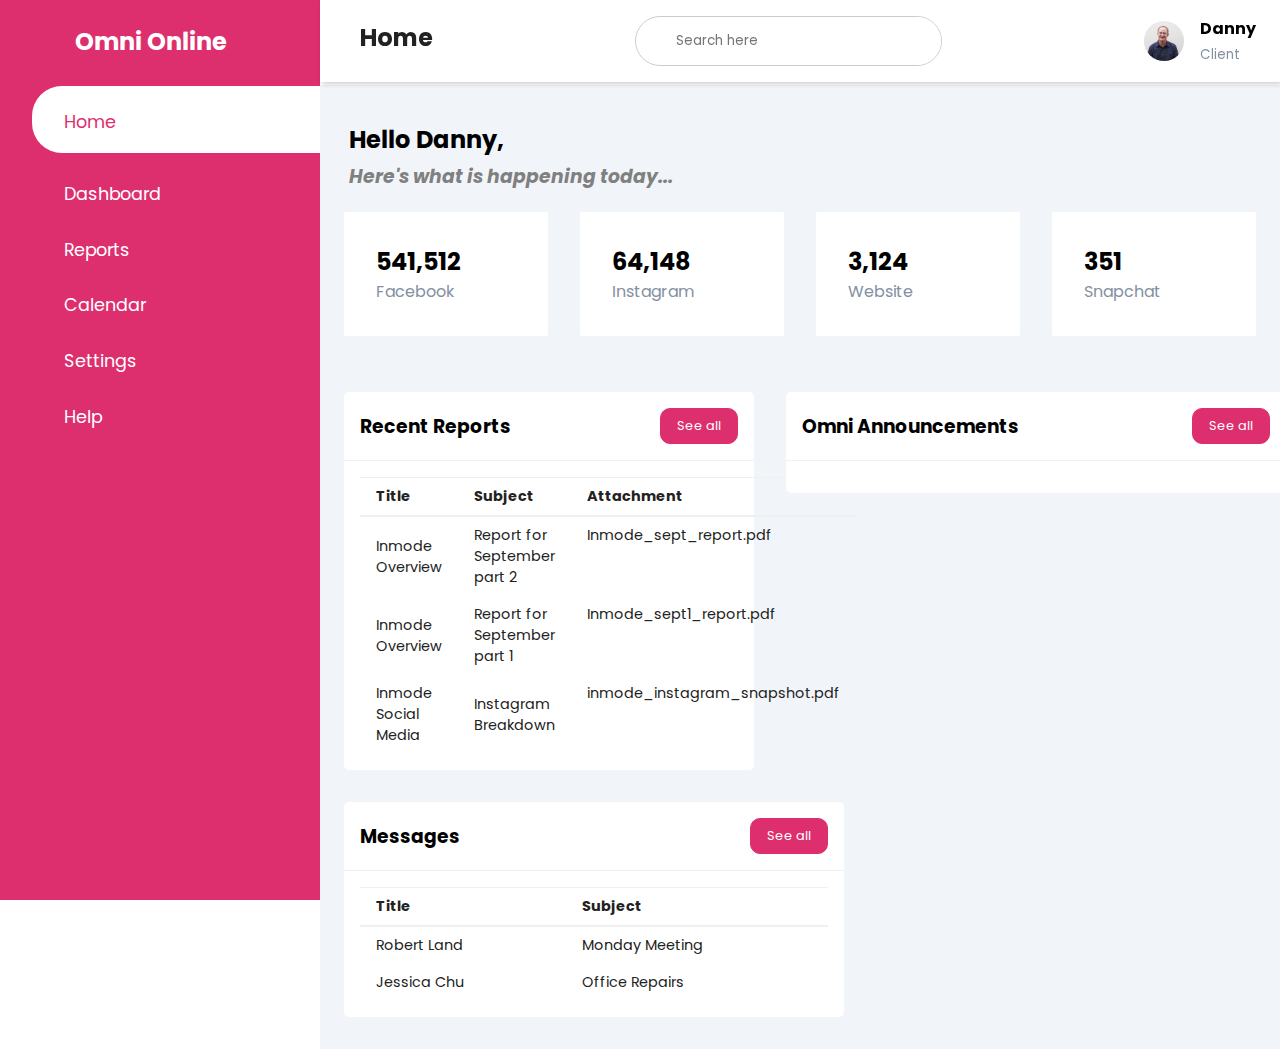
<file: index.html>
<!doctype html>
<head>
    <meta charset="UTF-8">
    <meta name="viewport" content="width=device-width,initial-scale=1,maximum-scale=1">
    <title>Home | Omni Online</title>
    <link rel="stylesheet" href="https://maxst.icons8.com/vue-static/landings/line-awesome/line-awesome/1.3.0/css/line-awesome.min.css">
    <link rel="stylesheet" href="style.css">
</head>
<body>

    <input type="checkbox" id="nav-toggle">
    <div class="sidebar">
        <div class="sidebar-brand">
            <h2><span>Omni Online</span></h2>
        </div>

        <div class="sidebar-menu"> 
            <ul>
                <li>
                    <a href="" class="active"><span class="las la-home"></span><span>Home</span></a>
                </li>
                <li>
                    <a href=""><span class="las la-chalkboard"></span><span>Dashboard</span></a>
                </li>
                <li>
                    <a href="reports.html"><span class="las la-clipboard-list"></span><span>Reports</span></a>
                </li>
                <li>
                    <a href=""><span class="las la-calendar"></span><span>Calendar</span></a>
                </li>
                <li>
                    <a href=""><span class="las la-cog"></span><span>Settings</span></a>
                </li>
                <li>
                    <a href=""><span class="las la-question-circle"></span><span>Help</span></a>
                </li>
            </ul>
        </div>
    </div>

    <div class="main-content">
        <header>
            <h2>
                <label for="nav-toggle">
                    <span class="las la-bars"></span>
                </label>

                Home
            </h2>

            <div class="search-wrapper">
                <span class="las la-search"></span>
                <input type="search" placeholder="Search here" />
            </div>

            <div class="user-wrapper">
                <img src="images/Omni-Online-Danny.jpg" width="40px" height="40px" alt="">
                <div>
                    <h4>Danny</h4>
                    <small>Client</small>
                </div>
            </div>
        </header>

        <main>
            <div class="greeting">
                <h2>Hello Danny,</h2>
                <h3>Here's what is happening today...</h3>
            </div>
            <div class="cards">
                <div class="card-single">
                    <div>
                        <h2>541,512</h2>
                        <span>Facebook</span>
                    </div>
                    <div>
                        <span class="lab la-facebook"></span>
                    </div>
                </div>
                <div class="card-single">
                    <div>
                        <h2>64,148</h2>
                        <span>Instagram</span>
                    </div>
                    <div>
                        <span class="lab la-instagram"></span>
                    </div>
                </div>
                <div class="card-single">
                    <div>
                        <h2>3,124</h2>
                        <span>Website</span>
                    </div>
                    <div>
                        <span class="las la-globe"></span>
                    </div>
                </div>
                <div class="card-single">
                    <div>
                        <h2>351</h2>
                        <span>Snapchat</span>
                    </div>
                    <div>
                        <span class="lab la-snapchat"></span>
                    </div>
                </div>
            </div>

            <div class="recent-grid">
                <div class="reports">
                    <div class="card">
                        <div class="card-header">
                            <h3>Recent Reports</h3>
    
                            <button>See all <span class="las la-arrow-right"></span></button>
                        </div>
                        
                        <div class="card-body">
                            <table width="100%">
                                <thead>
                                    <tr>
                                        <td>Title </td>
                                        <td>Subject</td>
                                        <td>Attachment</td>
                                    </tr>
                                </thead>
                                <tbody>
                                    <tr>
                                        <td>Inmode Overview</td>
                                        <td>Report for September part 2</td>
                                        <td>Inmode_sept_report.pdf</td>
                                    </tr>
                                    <tr>
                                        <td>Inmode Overview</td>
                                        <td>Report for September part 1</td>
                                        <td>Inmode_sept1_report.pdf</td>
                                    </tr>
                                    <tr>
                                        <td>Inmode Social Media</td>
                                        <td>Instagram Breakdown</td>
                                        <td>inmode_instagram_snapshot.pdf</td>
                                    </tr>
                                </tbody>
                            </table>
                        </div>
                    </div>
                </div>

                <div class="announcements">
                    <div class="card">
                        <div class="card-header">
                            <h3>Omni Announcements</h3>
                            
                            <button>See all <span class="las la-arrow-right"></span></button>
                        </div>
                        <div class="card-body">
                            <div class="announcement">
                                
                            </div>
                        </div>
                    </div>
                </div>

                <div class="inbox-compact">
                    <div class="card">
                        <div class="card-header">
                            <h3>Messages</h3>
                            
                            <button>See all <span class="las la-arrow-right"></span></button>
                        </div>
                        <div class="card-body">
                            <table width="100%">
                                <thead>
                                    <tr>
                                        <td>Title </td>
                                        <td>Subject</td>
                                    </tr>
                                </thead>
                                <tbody>
                                    <tr>
                                        <td>Robert Land</td>
                                        <td>Monday Meeting</td>
                                    </tr>
                                    <tr>
                                        <td>Jessica Chu</td>
                                        <td>Office Repairs</td>
                                    </tr>
                                </tbody>
                            </table>
                        </div>
                    </div>
                </div>

            </div>
        </main>
    </div>
</body>
</file>
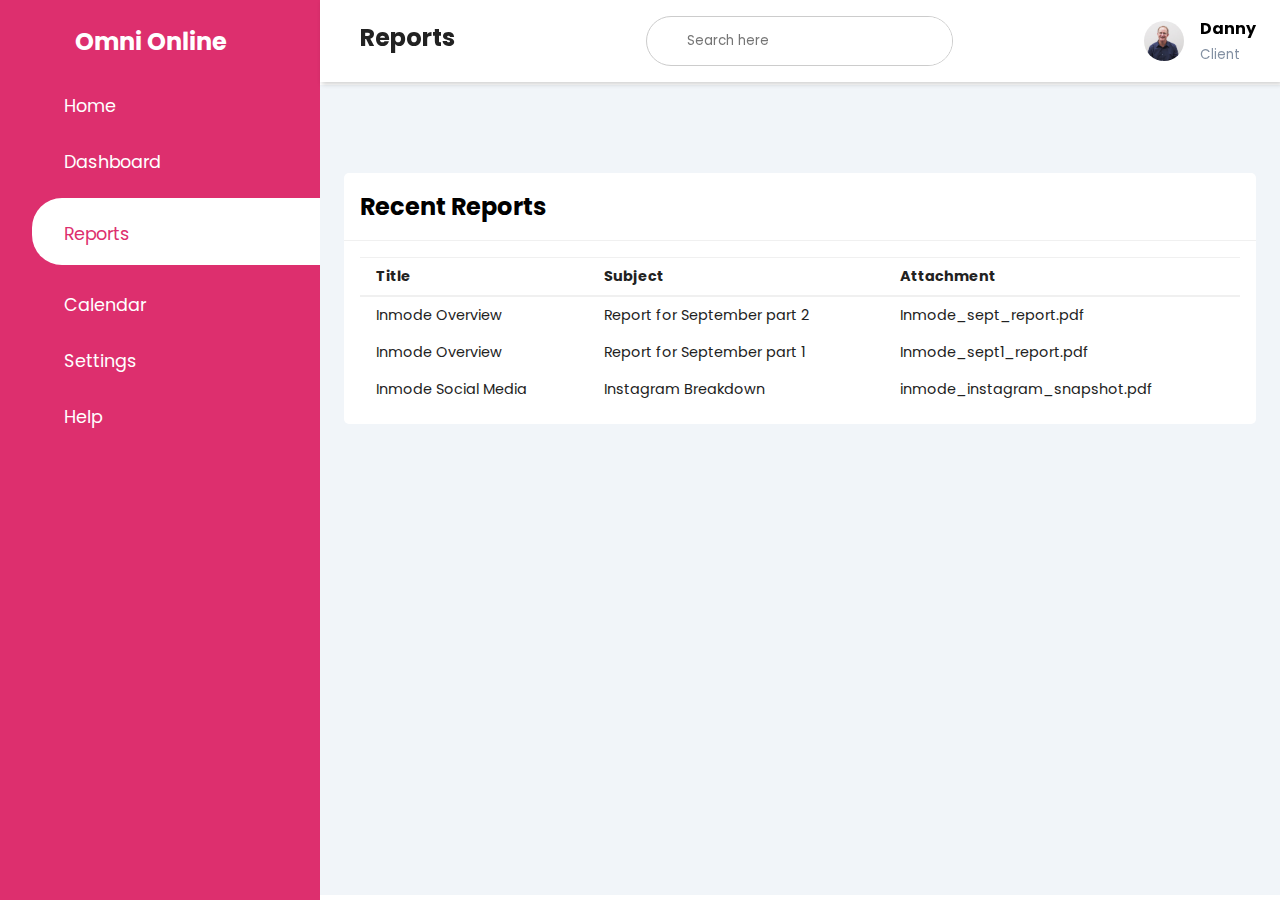
<file: reports.html>
<!doctype html>
<head>
    <title>Reports | Omni Online</title>
    <link rel="stylesheet" href="https://maxst.icons8.com/vue-static/landings/line-awesome/line-awesome/1.3.0/css/line-awesome.min.css">
    <link rel="stylesheet" href="style.css">
</head>
<body>

    <div class="sidebar">
        <div class="sidebar-brand">
            <h2><span>Omni Online</span></h2>
        </div>

        <div class="sidebar-menu"> 
            <ul>
                <li>
                    <a href="index.html"><span class="las la-home"></span>Home<span></span></a>
                </li>
                <li>
                    <a href=""><span class="las la-chalkboard"></span>Dashboard<span></span></a>
                </li>
                <li>
                    <a href="" class="active"><span class="las la-clipboard-list"></span>Reports<span></span></a>
                </li>
                <li>
                    <a href=""><span class="las la-calendar"></span>Calendar<span></span></a>
                </li>
                <li>
                    <a href=""><span class="las la-cog"></span>Settings<span></span></a>
                </li>
                <li>
                    <a href=""><span class="las la-question-circle"></span>Help<span></span></a>
                </li>
            </ul>
        </div>
    </div>

    <div class="main-content">
        <header>
            <h2>
                <label for="">
                    <span class="las la-bars"></span>
                </label>

                Reports
            </h2>

            <div class="search-wrapper">
                <span class="las la-search"></span>
                <input type="search" placeholder="Search here" />
            </div>

            <div class="user-wrapper">
                <img src="images/Omni-Online-Danny.jpg" width="40px" height="40px" alt="">
                <div>
                    <h4>Danny</h4>
                    <small>Client</small>
                </div>
            </div>
        </header>

        <main>
            <div class="report-grid">
                <div class="reports">
                    <div class="card">
                        <div class="card-header">
                            <h2>Recent Reports</h2>
                        </div>
                        
                        <div class="card-body">
                            <table width="100%">
                                <thead>
                                    <tr>
                                        <td>Title </td>
                                        <td>Subject</td>
                                        <td>Attachment</td>
                                    </tr>
                                </thead>
                                <tbody>
                                    <tr>
                                        <td>Inmode Overview</td>
                                        <td>Report for September part 2</td>
                                        <td>Inmode_sept_report.pdf</td>
                                    </tr>
                                    <tr>
                                        <td>Inmode Overview</td>
                                        <td>Report for September part 1</td>
                                        <td>Inmode_sept1_report.pdf</td>
                                    </tr>
                                    <tr>
                                        <td>Inmode Social Media</td>
                                        <td>Instagram Breakdown</td>
                                        <td>inmode_instagram_snapshot.pdf</td>
                                    </tr>
                                </tbody>
                            </table>
                        </div>
                    </div>
                </div>
            </div>
        </main>
    </div>
</body>
</file>
<file: style.css>
@import url('https://fonts.googleapis.com/css2?family=Poppins:wght@300;400;500;600&display=swap');

:root {
    --main-color: #DD2F6E;
    --color-dark: #1D2231;
    --text-grey: #8390A2;
}

* {
    padding: 0;
    margin: 0;
    box-sizing: border-box;
    list-style-type: none;
    text-decoration: none;
    font-family: 'Poppins', sans-serif;
}

.sidebar {
    width: 320px;
    position: fixed;
    left: 0;
    top: 0;
    height: 100%;
    background: var(--main-color);
    z-index: 100;
    transition: width 300ms;
}

.sidebar-brand {
    height: 70px;
    padding: 1.5rem 0rem 2rem 4.7rem;
    color: #fff;
}

.sidebar-brand span {
    display: inline-block;
    padding-right: 1rem;
}

.sidebar-menu {
    margin-top: 1rem;
}

.sidebar-menu li {
    width: 100%;
    margin-bottom: 1.3rem;
    padding-left: 2rem;
}

.sidebar-menu a {
    padding-left: 1rem;
    display: block;
    color: #fff;
    font-size: 1.1rem;
}

.sidebar-menu a.active {
    background: #fff;
    padding-top: 1rem;
    padding-bottom: 1rem;
    color: var(--main-color);
    border-radius: 30px 0px 0px 30px;
}

.sidebar-menu a span:first-child {
    font-size: 1.5rem;
    padding-right: 1rem;
}

.main-content {
    transition: margin-left 300ms;
    margin-left: 320px;
}

header {
    background: #fff;
    display: flex;
    justify-content: space-between;
    padding: 1rem 1.5rem;
    box-shadow: 2px 2px 5px rgba(0, 0, 0, 0.2);
    position: fixed;
    left: 320px;
    width: calc(100% - 320px);
    top: 0;
    z-index: 100;
    transition: left 300ms;
}

#nav-toggle {
    display: none;
}

header h2 {
    color: #222;
}

header label span {
    font-size: 1.7rem;
    padding-right: 1rem;
}

.search-wrapper {
    border: 1px solid #ccc;
    border-radius: 30px;
    height: 50px;
    display: flex;
    align-items: center;
    overflow-x: hidden;
}

.search-wrapper span {
    display: inline-block;
    padding: 0rem 1rem;
    font-size: 1.5rem;
}

.search-wrapper input {
    height: 100%;
    padding: .5rem;
    border: none;
    outline: none;
}

.user-wrapper {
    display: flex;
    align-items: center;
}

.user-wrapper img {
    border-radius: 50%;
    margin-right: 1rem;
}

.user-wrapper small {
    display: inline-block;
    color: var(--text-grey);
}

main {
    margin-top: 85px;
    padding: 2rem 1.5rem;
    background: #f1f5f9;
    min-height: calc(100vh - 90px);
}

.greeting {
    padding: 5px;
}

.greeting h3 {
    color:grey;
    padding: 5px 0px 0px 0px;
    font-style: italic;
}

.cards {
    display: grid;
    grid-template-columns: repeat(4, 1fr);
    grid-gap: 2rem;
    margin-top: 1rem;
}

.card-single {
    display: flex;
    justify-content: space-between;
    background: #fff;
    padding: 2rem;
    border-radius: 2px;
}

.card-single div:last-child span {
    font-size: 3rem;
    color: var(--main-color);
}

.card-single div:first-child span {
    color: var(--text-grey);
}

.recent-grid {
    margin-top: 3.5rem;
    display: grid;
    grid-gap: 2rem;
    grid-template-columns: 45% auto;
}

.report-grid {
    margin-top: 3.5rem;
    display: grid;
    grid-gap: 2rem;
    grid-template-columns: 100% auto;
}

.card {
    background: #fff;
    border-radius: 5px;
}

.card-header,
.card-body {
    padding: 1rem;
}

.card-header {
    display: flex;
    justify-content: space-between;
    align-items: center;
    border-bottom: 1px solid #f0f0f0;
}

.card-header button {
    background: var(--main-color);
    border-radius: 10px;
    color: #fff;
    padding: .5rem 1rem;
    font-size: .8rem;
    border: 1px solid var(--main-color);
}

table {
    border-collapse: collapse;
}

thead tr {
    border-top: 1px solid #f0f0f0;
    border-bottom: 2px solid #f0f0f0;
}

thead td {
    font-weight: 700;
}

td {
    padding: .5rem 1rem;
    font-size: .9rem;
    color: #222;
}

tr td:last-child {
    display: flex;
    align-items: center;
}

.announcements {
    width: 500px;
}

.inbox-compact {
    width: 500px;
}

@media only screen and (max-width: 1200px) {
    .sidebar {
        width: 70px;
    }
    
    .sidebar .sidebar-brand,
    .sidebar li {
        padding-left: 1rem;
        text-align: center;
    }
    
    .sidebar li a {
        padding-left: 0rem;
    }
    
    .sidebar .sidebar-brand h2 span:last-child,
    .sidebar li a span:last-child {
        display: none;
    } 
    
    .main-content {
        margin-left: 70px;
    }
    
    .main-content header{
        width: calc(100% - 70px);
        left: 70px;
    }
}

@media only screen and (max-width: 960px) {
    .cards {
        grid-template-columns: repeat(3, 1fr);
    }

    .recent-grid {
        grid-template-columns: 60% 40%;
    }
}

@media only screen and (max-width: 768px) {
    .cards {
        grid-template-columns: repeat(2, 1fr);
    }

    .recent-grid {
        grid-template-columns: 100%;
    }

    .search-wrapper {
        display: none;
    }

    .sidebar {
        left: -100% !important;
    }

    header h2 {
        display: flex;
        align-items: center;
    }

    header h2 label {
        display: inline-block;
        background: var(--main-color);
        padding-right: 0rem;
        margin-right: 1rem;
        height: 40px;
        width: 40px;
        border-radius: 50%;
        color: #fff;
        display: flex;
        align-items: center;
        justify-content: center !important;
    }

    header h2 span {
        text-align: center;
        padding-right: 0rem;
    }

    header h2 {
        font-size: 1.1rem;
    }

    .main-content {
        width: 100%;
        margin-left: 0rem;
    }

    header {
        width: 100% !important;
        left: 0 !important;
    }

    #nav-toggle:checked + .sidebar {
        left: 0 !important;
        z-index: 100;
        width: 320px;
    }
    
    #nav-toggle:checked + .sidebar .sidebar-brand,
    #nav-toggle:checked + .sidebar li {
        padding-left: 2rem;
        text-align: left;
    }
    
    #nav-toggle:checked + .sidebar li a {
        padding-left: 1rem;
    }
    
    #nav-toggle:checked + .sidebar .sidebar-brand h2 span:last-child,
    #nav-toggle:checked + .sidebar li a span:last-child {
        display: inline;
    } 

    #nav-toggle:checked ~ .main-content {
        margin-left: 0rem !important;
    }
}

@media only screen and (max-width: 560px) {
    .cards {
        grid-template-columns: 100%;
    }
}
</file>
